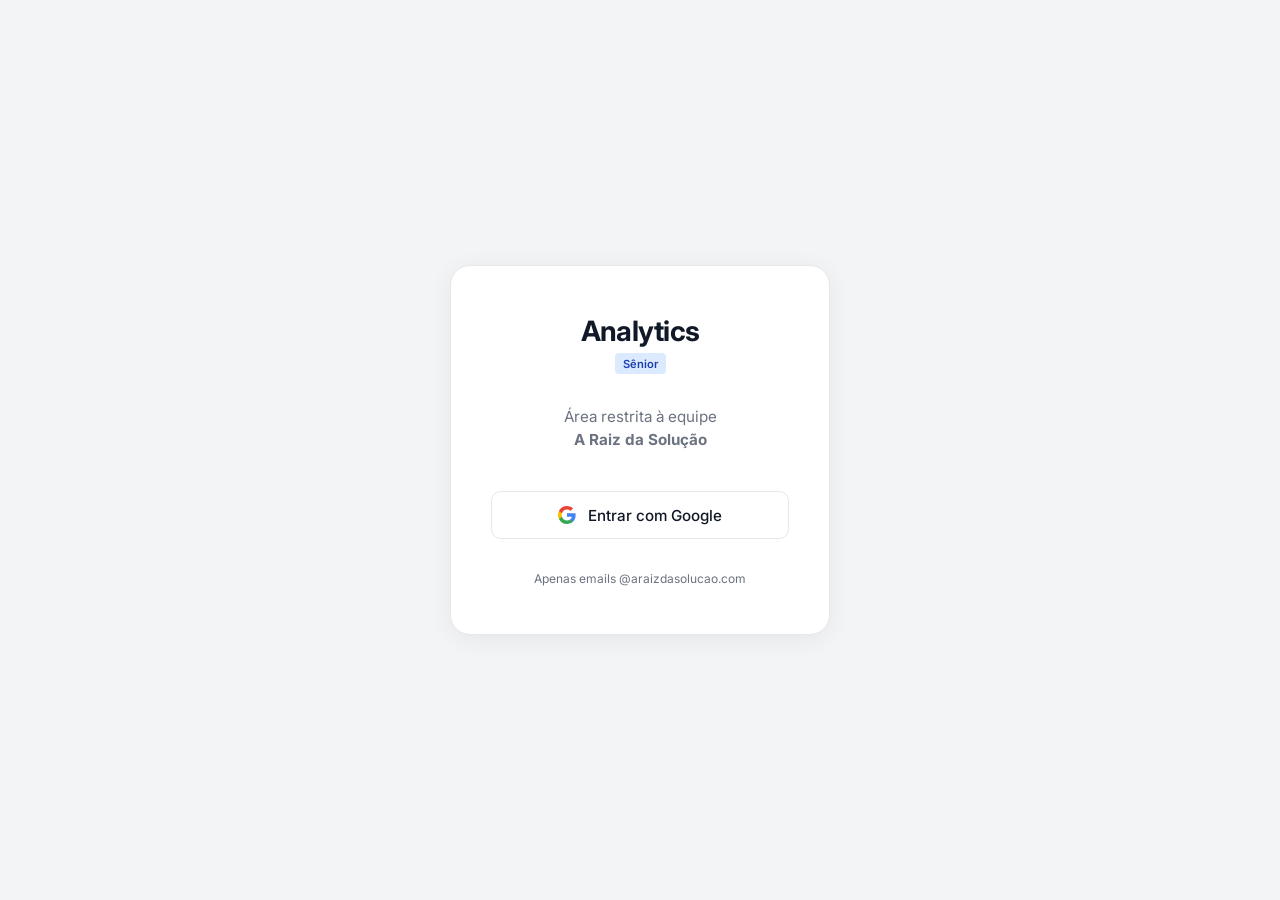
<file: frontend/login.html>
<!DOCTYPE html>
<html lang="pt-BR">
<head>
    <meta charset="UTF-8">
    <meta name="viewport" content="width=device-width, initial-scale=1.0">
    <title>Analytics — Entrar</title>
    <link rel="stylesheet" href="index.css">
    <link href="https://fonts.googleapis.com/css2?family=Inter:wght@400;500;600;700&display=swap" rel="stylesheet">
    <style>
        body { display: flex; align-items: center; justify-content: center; min-height: 100vh; background: var(--bg-color); }
        .login-box { background: var(--surface); border: 1px solid var(--border); border-radius: 20px; padding: 3rem 2.5rem; text-align: center; width: 100%; max-width: 380px; box-shadow: 0 4px 24px rgba(0,0,0,0.06); }
        .login-logo { font-size: 1.75rem; font-weight: 700; color: var(--primary); letter-spacing: -0.02em; margin-bottom: 0.25rem; }
        .login-badge { display: inline-block; background: #DBEAFE; color: #1E40AF; font-size: 0.7rem; padding: 0.2rem 0.5rem; border-radius: 4px; font-weight: 600; margin-bottom: 2rem; }
        [data-theme="dark"] .login-badge { background: #1E3A5F; color: #93C5FD; }
        .login-subtitle { color: var(--text-muted); font-size: 0.95rem; margin-bottom: 2.5rem; line-height: 1.5; }
        .btn-google { display: flex; align-items: center; justify-content: center; gap: 0.75rem; width: 100%; padding: 0.85rem 1.5rem; background: var(--surface); border: 1px solid var(--border); border-radius: 10px; font-size: 0.95rem; font-weight: 500; color: var(--text-main); cursor: pointer; text-decoration: none; transition: 0.2s; font-family: 'Inter', sans-serif; }
        .btn-google:hover { border-color: var(--secondary); background: #EFF6FF; color: var(--secondary); }
        [data-theme="dark"] .btn-google:hover { background: #1E3A5F; }
        .btn-google svg { flex-shrink: 0; }
        .login-footer { margin-top: 2rem; font-size: 0.75rem; color: var(--text-muted); }
        .error-msg { background: #FEE2E2; color: #991B1B; border-radius: 8px; padding: 0.75rem 1rem; font-size: 0.85rem; margin-bottom: 1.5rem; display: none; }
        [data-theme="dark"] .error-msg { background: #450A0A; color: #FCA5A5; }
    </style>
</head>
<body>
    <div class="login-box">
        <div class="login-logo">Analytics</div>
        <span class="login-badge">Sênior</span>

        <div id="errorMsg" class="error-msg">Acesso não autorizado para este email.</div>

        <p class="login-subtitle">Área restrita à equipe<br><strong>A Raiz da Solução</strong></p>

        <a href="/auth/login" class="btn-google">
            <svg width="18" height="18" viewBox="0 0 18 18" fill="none">
                <path d="M17.64 9.2c0-.637-.057-1.251-.164-1.84H9v3.481h4.844c-.209 1.125-.843 2.078-1.796 2.717v2.258h2.908c1.702-1.567 2.684-3.874 2.684-6.615z" fill="#4285F4"/>
                <path d="M9 18c2.43 0 4.467-.806 5.956-2.184l-2.908-2.258c-.806.54-1.837.86-3.048.86-2.344 0-4.328-1.584-5.036-3.711H.957v2.332A8.997 8.997 0 009 18z" fill="#34A853"/>
                <path d="M3.964 10.707A5.41 5.41 0 013.682 9c0-.593.102-1.17.282-1.707V4.961H.957A8.996 8.996 0 000 9c0 1.452.348 2.827.957 4.039l3.007-2.332z" fill="#FBBC05"/>
                <path d="M9 3.58c1.321 0 2.508.454 3.44 1.345l2.582-2.58C13.463.891 11.426 0 9 0A8.997 8.997 0 00.957 4.961L3.964 7.293C4.672 5.166 6.656 3.58 9 3.58z" fill="#EA4335"/>
            </svg>
            Entrar com Google
        </a>

        <p class="login-footer">Apenas emails @araizdasolucao.com</p>
    </div>

    <script>
        // Verifica se veio parâmetro de erro
        if (new URLSearchParams(window.location.search).get('erro') === '1') {
            document.getElementById('errorMsg').style.display = 'block';
        }
        // Tema salvo
        const t = localStorage.getItem('theme');
        if (t) document.documentElement.setAttribute('data-theme', t);
    </script>
</body>
</html>
</file>
<file: frontend/index.css>
:root {
    --primary: #111827;
    --secondary: #2563EB;
    --success: #059669;
    --danger: #DC2626;
    --bg-color: #F3F4F6;
    --surface: #FFFFFF;
    --text-main: #111827;
    --text-muted: #6B7280;
    --border: #E5E7EB;
    --shadow: rgba(0,0,0,0.05);
}

[data-theme="dark"] {
    --primary: #F9FAFB;
    --secondary: #3B82F6;
    --success: #10B981;
    --danger: #F87171;
    --bg-color: #0F172A;
    --surface: #1E293B;
    --text-main: #F1F5F9;
    --text-muted: #94A3B8;
    --border: #334155;
    --shadow: rgba(0,0,0,0.3);
}

* { margin: 0; padding: 0; box-sizing: border-box; font-family: 'Inter', sans-serif; }

body { display: flex; background-color: var(--bg-color); color: var(--text-main); min-height: 100vh; }

.sidebar { width: 260px; background: var(--surface); border-right: 1px solid var(--border); padding: 2rem 1.5rem; display: flex; flex-direction: column; }
.logo { margin-bottom: 2.5rem; }
.logo h2 { color: var(--primary); font-weight: 700; font-size: 1.5rem; letter-spacing: -0.02em; }
.badge { background: #DBEAFE; color: #1E40AF; font-size: 0.75rem; padding: 0.2rem 0.5rem; border-radius: 4px; font-weight: 600; }
[data-theme="dark"] .badge { background: #1E3A5F; color: #93C5FD; }

.sidebar nav { flex: 1; }
.sidebar nav a { display: block; text-decoration: none; color: var(--text-muted); padding: 0.8rem 1rem; border-radius: 8px; margin-bottom: 0.5rem; font-weight: 500; transition: all 0.2s; }
.sidebar nav a:hover, .sidebar nav a.active { background: var(--bg-color); color: var(--primary); font-weight: 600; }

.upload-container { margin-top: auto; padding-top: 2rem; border-top: 1px solid var(--border); text-align: center; }
.btn-upload { width: 100%; background: var(--primary); color: white; border: none; padding: 0.75rem; border-radius: 8px; font-weight: 500; cursor: pointer; transition: 0.2s; }
.btn-upload:hover { opacity: 0.85; }
.micro-text { font-size: 0.75rem; color: var(--text-muted); margin-top: 0.5rem; }

.content { flex: 1; padding: 2.5rem 3rem; overflow-y: auto; }
header { margin-bottom: 2rem; }
header h1 { font-size: 2rem; font-weight: 700; letter-spacing: -0.02em; }
header p { color: var(--text-muted); font-size: 1rem; }

.hidden { display: none !important; }

/* ── Loading overlay ─────────────────────────────────────────────────── */
#loading {
    position: fixed; inset: 0; z-index: 9999;
    background: color-mix(in srgb, var(--bg-color) 55%, transparent);
    backdrop-filter: blur(4px);
    -webkit-backdrop-filter: blur(4px);
    display: flex; flex-direction: column;
    align-items: center; justify-content: center;
    gap: 2rem;
    opacity: 1; transition: opacity 0.4s ease;
}
#loading.hidden { display: none !important; }
#loading.fading { opacity: 0; pointer-events: none; }

.loading-label {
    font-size: 0.9rem; font-weight: 500; letter-spacing: 0.12em;
    text-transform: uppercase; color: var(--text-muted);
}

/* Campo de pontos que sobem */
.loading-particles {
    position: fixed; inset: 0; overflow: hidden; pointer-events: none;
}
.loading-particles span {
    position: absolute; bottom: -20px;
    width: 6px; height: 6px; border-radius: 50%;
    background: var(--secondary);
    animation: floatUp linear infinite;
    will-change: transform, opacity;
}

/* Distribui 12 pontos em posições/tamanhos/tempos variados */
.loading-particles span:nth-child(1)  { left:  8%; width:5px;  height:5px;  animation-duration:3.2s; animation-delay:0s;    opacity:.5; }
.loading-particles span:nth-child(2)  { left: 16%; width:4px;  height:4px;  animation-duration:2.8s; animation-delay:0.4s;  opacity:.3; }
.loading-particles span:nth-child(3)  { left: 25%; width:7px;  height:7px;  animation-duration:3.6s; animation-delay:0.8s;  opacity:.6; }
.loading-particles span:nth-child(4)  { left: 33%; width:4px;  height:4px;  animation-duration:2.5s; animation-delay:1.2s;  opacity:.4; }
.loading-particles span:nth-child(5)  { left: 42%; width:6px;  height:6px;  animation-duration:3.0s; animation-delay:0.2s;  opacity:.5; }
.loading-particles span:nth-child(6)  { left: 51%; width:5px;  height:5px;  animation-duration:3.4s; animation-delay:0.6s;  opacity:.35;}
.loading-particles span:nth-child(7)  { left: 60%; width:8px;  height:8px;  animation-duration:2.7s; animation-delay:1.0s;  opacity:.55;}
.loading-particles span:nth-child(8)  { left: 68%; width:4px;  height:4px;  animation-duration:3.1s; animation-delay:0.3s;  opacity:.3; }
.loading-particles span:nth-child(9)  { left: 76%; width:6px;  height:6px;  animation-duration:2.9s; animation-delay:0.7s;  opacity:.5; }
.loading-particles span:nth-child(10) { left: 83%; width:5px;  height:5px;  animation-duration:3.5s; animation-delay:1.4s;  opacity:.4; }
.loading-particles span:nth-child(11) { left: 91%; width:7px;  height:7px;  animation-duration:2.6s; animation-delay:0.5s;  opacity:.45;}
.loading-particles span:nth-child(12) { left: 97%; width:4px;  height:4px;  animation-duration:3.3s; animation-delay:0.9s;  opacity:.3; }

@keyframes floatUp {
    0%   { transform: translateY(0)   scale(1);   opacity: inherit; }
    60%  { opacity: inherit; }
    100% { transform: translateY(-105vh) scale(0.5); opacity: 0; }
}

.modern-select { padding: 0.75rem 1rem; border-radius: 8px; border: 1px solid var(--border); background: var(--surface); color: var(--text-main); font-weight: 500; font-size: 0.875rem; cursor: pointer; outline: none; }
.modern-select:focus { border-color: var(--secondary); }

.exec-header { display: flex; justify-content: space-between; align-items: flex-start; margin-bottom: 2rem; gap: 2rem; }
.exec-title h1 { font-size: 2rem; font-weight: 700; letter-spacing: -0.02em; }
.exec-title p { color: var(--text-muted); font-size: 1rem; margin-top: 0.25rem; }
.exec-controls { display: flex; flex-direction: column; align-items: flex-end; }
.filter-row { display: flex; align-items: center; gap: 0.5rem; flex-wrap: wrap; justify-content: flex-end; }

.btn-outline { background: transparent; border: 1px solid var(--border); padding: 0.4rem 0.85rem; border-radius: 8px; font-weight: 500; cursor: pointer; transition: 0.2s; color: var(--text-main); font-size: 0.85rem; }
.btn-outline:hover, .btn-outline.active { border-color: var(--secondary); color: var(--secondary); background: #EFF6FF; }
[data-theme="dark"] .btn-outline:hover, [data-theme="dark"] .btn-outline.active { background: #1E3A5F; }
.modern-input { border: 1px solid var(--border); border-radius: 6px; outline: none; padding: 0.4rem 0.5rem; font-family: 'Inter'; color: var(--text-main); font-size: 0.85rem; background: var(--surface); }
.modern-input:focus { border-color: var(--secondary); }
.btn-primary { background: var(--secondary); color: white; border: none; padding: 0.4rem 0.85rem; border-radius: 6px; font-weight: 600; cursor: pointer; font-size: 0.85rem; }

.cards { display: grid; grid-template-columns: repeat(auto-fit, minmax(220px, 1fr)); gap: 1.5rem; margin-bottom: 2rem; }
.card { background: var(--surface); padding: 1.5rem; border-radius: 16px; box-shadow: 0 1px 3px rgba(0, 0, 0, 0.05); border: 1px solid var(--border); }
.card h3 { font-size: 0.875rem; color: var(--text-muted); font-weight: 500; margin-bottom: 0.5rem; }
.card .val { font-size: 1.75rem; font-weight: 700; color: var(--text-main); }
.card .mom { font-size: 0.875rem; font-weight: 500; margin-top: 0.5rem; }
.mom.positive { color: var(--success); }
.mom.negative { color: var(--danger); }

.card.danger .val { color: var(--danger); }

.charts-row { display: grid; grid-template-columns: 1fr 1fr; gap: 1.5rem; margin-bottom: 2rem; }
.charts-row-compact { grid-template-columns: 340px 1fr; }
.chart-container { background: var(--surface); padding: 1.5rem; border-radius: 16px; box-shadow: 0 1px 3px rgba(0, 0, 0, 0.05); border: 1px solid var(--border); margin-bottom: 2rem; }
.chart-container h3 { font-size: 1rem; font-weight: 600; margin-bottom: 1rem; color: var(--text-main); }
.chart-sm canvas { max-height: 260px; }
.chart-full { width: 100%; }
.card-alert .val { color: var(--danger); }
.card-label { color: var(--text-muted) !important; font-size: 0.8rem !important; }

.table-container { background: var(--surface); padding: 1.5rem; border-radius: 16px; box-shadow: 0 1px 3px rgba(0, 0, 0, 0.05); border: 1px solid var(--border); overflow-x: auto; }
.table-container h3 { font-size: 1rem; font-weight: 600; margin-bottom: 1rem; }
.modern-table { width: 100%; border-collapse: collapse; text-align: left; }
.modern-table th { padding: 1rem; border-bottom: 2px solid var(--border); color: var(--text-muted); font-weight: 500; font-size: 0.875rem; }
.modern-table td { padding: 1rem; border-bottom: 1px solid var(--border); font-size: 0.875rem; color: var(--text-main); }
.modern-table tr:last-child td { border-bottom: none; }
.modern-table th.sortable { cursor: pointer; user-select: none; white-space: nowrap; }
.modern-table th.sortable:hover { color: var(--text-main); }
.modern-table th.sortable::after { content: ' ⇅'; opacity: 0.35; font-size: 0.75rem; }
.modern-table th.sortable.sort-asc::after { content: ' ▲'; opacity: 1; }
.modern-table th.sortable.sort-desc::after { content: ' ▼'; opacity: 1; }
.badge-assinante { background:#dcfce7;color:#166534;padding:2px 8px;border-radius:999px;font-size:11px;font-weight:600; }
.badge-nao-assinante { background:var(--border);color:var(--text-muted);padding:2px 8px;border-radius:999px;font-size:11px; }
[data-theme="dark"] .badge-assinante { background:#14532d;color:#86efac; }
[data-theme="dark"] .badge-nao-assinante { background:#374151;color:#9ca3af; }
.badge-danger { background: #FEE2E2; color: #991B1B; padding: 0.25rem 0.5rem; border-radius: 999px; font-size: 0.75rem; font-weight: 600; }
[data-theme="dark"] .badge-danger { background: #450A0A; color: #FCA5A5; }
.mt-2 { margin-top: 2rem; }

/* ── Termômetro de Meta ──────────────────────────────────────────────────── */
.termometro-container {
    background: var(--surface); border: 1px solid var(--border);
    border-radius: 16px; padding: 1.5rem 2rem; margin-bottom: 2rem;
    box-shadow: 0 1px 3px var(--shadow);
}
.termometro-header { display: flex; justify-content: space-between; align-items: flex-start; margin-bottom: 1rem; }
.termometro-titulo { font-size: 1rem; font-weight: 600; color: var(--text-main); }
.termometro-desc   { font-size: 0.8rem; color: var(--text-muted); margin-top: 0.2rem; }
.termometro-pct    { font-size: 2.5rem; font-weight: 800; line-height: 1; color: var(--text-main); }

.termometro-track {
    position: relative; height: 18px; background: var(--bg-color);
    border-radius: 999px; overflow: hidden; margin-bottom: 0.6rem;
}
.termometro-fill {
    height: 100%; border-radius: 999px;
    background: linear-gradient(90deg, #3B82F6, #10B981);
    transition: width 1s cubic-bezier(.4,0,.2,1), background 0.5s;
}
.termometro-segmentos { position: absolute; inset: 0; pointer-events: none; }
.termometro-segmentos span {
    position: absolute; top: 0; bottom: 0; width: 2px;
    background: var(--surface); opacity: 0.6;
}

.termometro-labels {
    display: flex; gap: 2rem; font-size: 0.78rem; color: var(--text-muted);
}
.termometro-labels span strong { color: var(--text-main); }

/* Theme toggle button */
.btn-theme { background: none; border: 1px solid var(--border); color: var(--text-muted); border-radius: 8px; padding: 0.5rem 0.75rem; cursor: pointer; font-size: 0.85rem; transition: 0.2s; width: 100%; margin-top: 0.75rem; }
.btn-theme:hover { border-color: var(--secondary); color: var(--secondary); }
</file>
